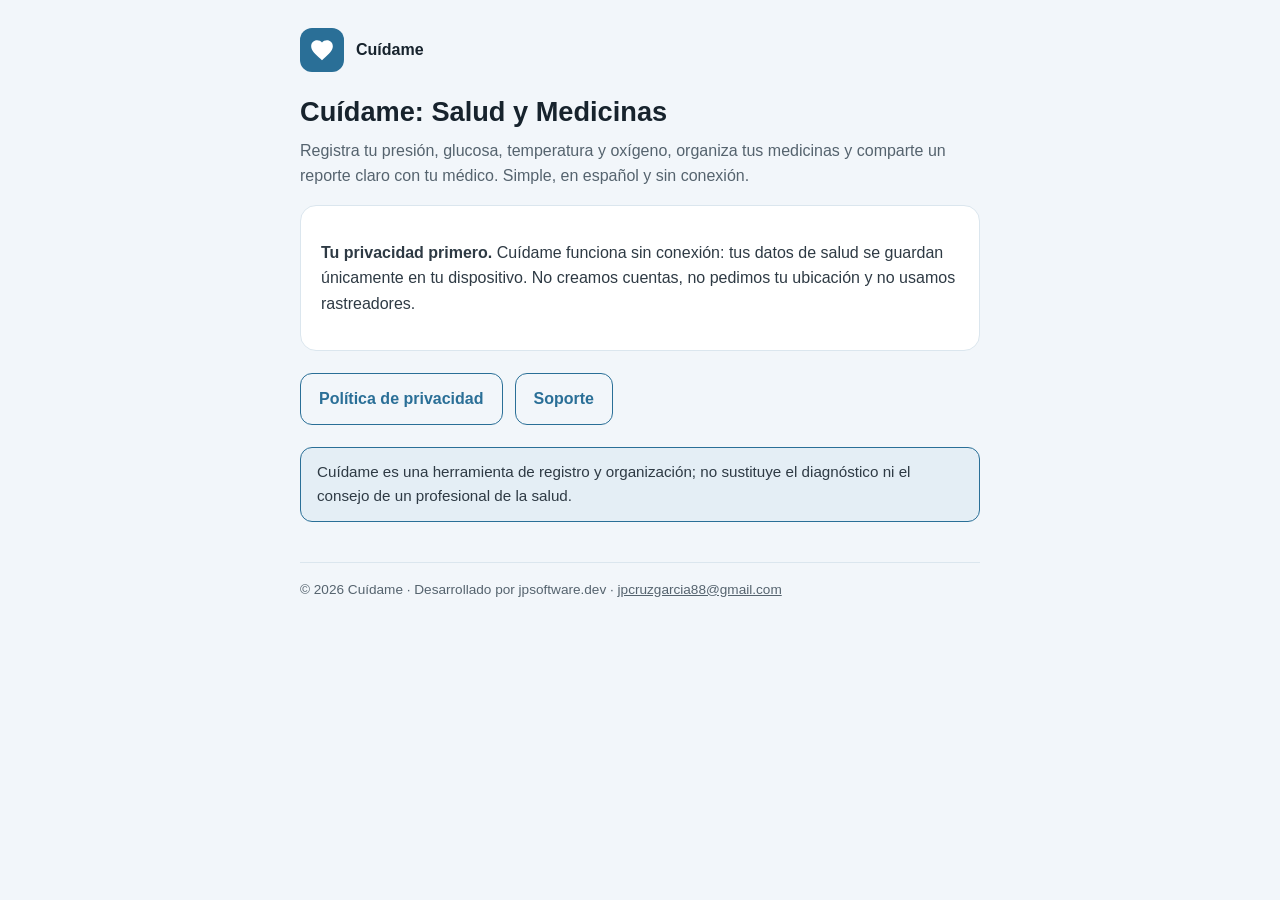
<file: index.html>
<!DOCTYPE html>
<html lang="es">
<head>
<meta charset="UTF-8">
<meta name="viewport" content="width=device-width, initial-scale=1">
<title>Cuídame — Salud y Medicinas</title>
<link rel="stylesheet" href="style.css">
</head>
<body>
<div class="wrap">
  <header class="brand">
    <span class="logo"><svg viewBox="0 0 24 24" xmlns="http://www.w3.org/2000/svg"><path fill="#fff" d="M12 21.35l-1.45-1.32C5.4 15.36 2 12.28 2 8.5 2 5.42 4.42 3 7.5 3c1.74 0 3.41.81 4.5 2.09C13.09 3.81 14.76 3 16.5 3 19.58 3 22 5.42 22 8.5c0 3.78-3.4 6.86-8.55 11.54L12 21.35z"/></svg></span>
    <strong>Cuídame</strong>
  </header>

  <h1>Cuídame: Salud y Medicinas</h1>
  <p class="tagline">Registra tu presión, glucosa, temperatura y oxígeno, organiza tus medicinas y comparte un reporte claro con tu médico. Simple, en español y sin conexión.</p>

  <div class="card">
    <p><strong>Tu privacidad primero.</strong> Cuídame funciona sin conexión: tus datos de salud se guardan únicamente en tu dispositivo. No creamos cuentas, no pedimos tu ubicación y no usamos rastreadores.</p>
  </div>

  <div class="btns">
    <a class="btn secondary" href="privacidad.html">Política de privacidad</a>
    <a class="btn secondary" href="soporte.html">Soporte</a>
  </div>

  <p class="notice">Cuídame es una herramienta de registro y organización; no sustituye el diagnóstico ni el consejo de un profesional de la salud.</p>

  <footer>
    © 2026 Cuídame · Desarrollado por jpsoftware.dev · <a href="mailto:jpcruzgarcia88@gmail.com">jpcruzgarcia88@gmail.com</a>
  </footer>
</div>
</body>
</html>
</file>
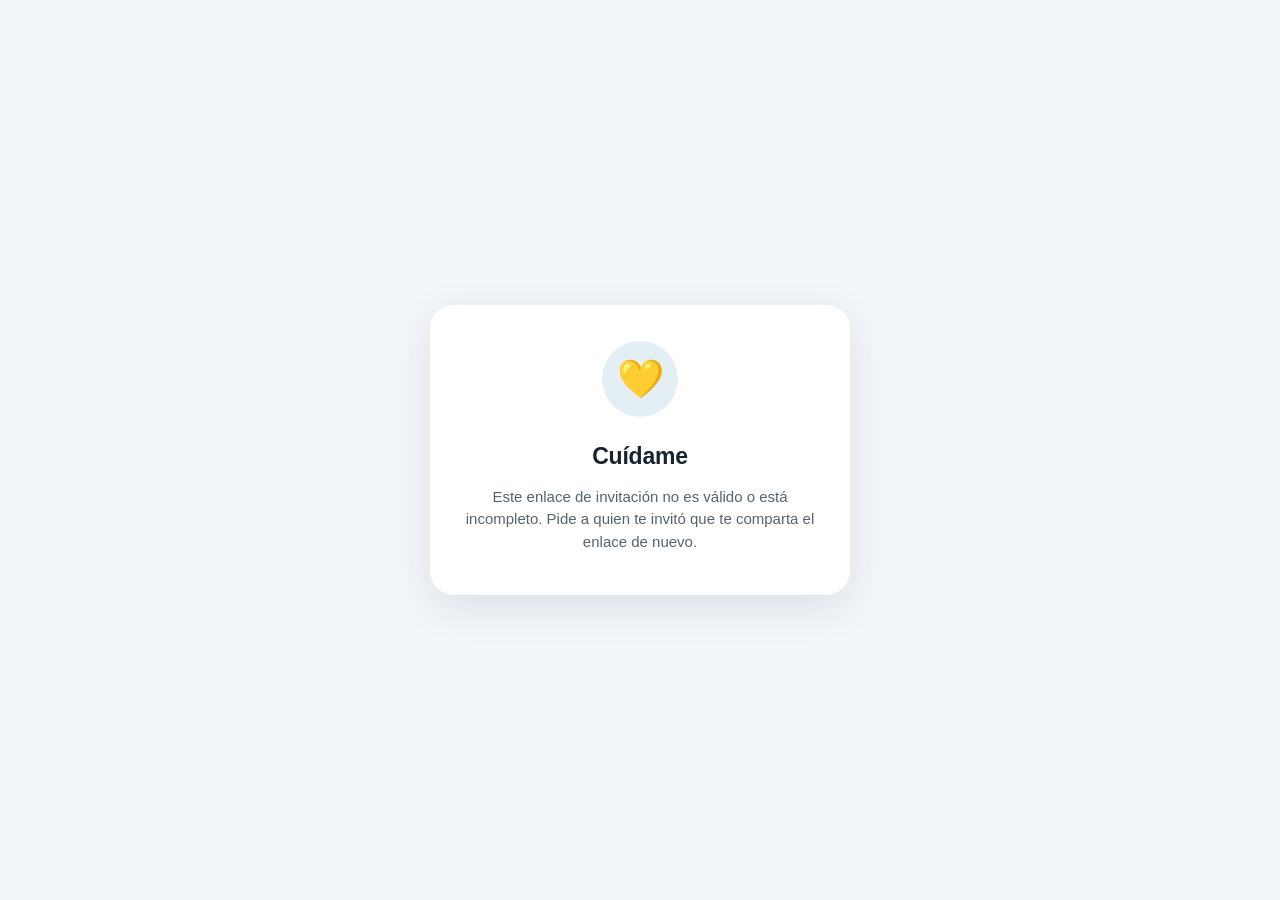
<file: invitar.html>
<!DOCTYPE html>
<html lang="es">
<head>
<meta charset="UTF-8">
<meta name="viewport" content="width=device-width, initial-scale=1.0">
<meta name="robots" content="noindex">
<title>Te invitaron a Cuídame</title>
<style>
  :root{
    --cream:#F2F6FA; --surface:#FFFFFF; --ink:#17232D; --muted:#55636E;
    --terracota:#2A6F97; --terracota-dark:#235B7C; --tint:#E4EEF5;
  }
  *{box-sizing:border-box;margin:0;padding:0}
  html,body{height:100%}
  body{
    font-family:-apple-system,BlinkMacSystemFont,"Segoe UI",Roboto,Helvetica,Arial,sans-serif;
    background:var(--cream); color:var(--ink);
    display:flex; align-items:center; justify-content:center;
    min-height:100vh; padding:24px; line-height:1.5;
  }
  .card{
    background:var(--surface); width:100%; max-width:420px;
    border-radius:24px; padding:36px 28px 32px;
    box-shadow:0 12px 40px rgba(46,42,38,.10); text-align:center;
  }
  .heart{
    width:76px;height:76px;border-radius:50%;
    background:var(--tint); display:flex;align-items:center;justify-content:center;
    margin:0 auto 22px; font-size:38px;
  }
  h1{font-size:23px; font-weight:800; margin-bottom:12px; letter-spacing:-.2px}
  p{color:var(--muted); font-size:15.5px; margin-bottom:10px}
  .btn{
    display:block; width:100%; margin-top:24px;
    background:var(--terracota); color:#fff; text-decoration:none;
    font-size:17px; font-weight:700; padding:16px; border-radius:15px;
    transition:background .15s;
  }
  .btn:active{background:var(--terracota-dark)}
  .stores{margin-top:26px; padding-top:22px; border-top:1px solid #DBE6EE}
  .stores .lbl{font-size:13.5px; color:var(--muted); margin-bottom:12px}
  .store-links{display:flex; gap:10px; justify-content:center; flex-wrap:wrap}
  .store-links a{
    color:var(--terracota); text-decoration:none; font-weight:600; font-size:14.5px;
    border:1.5px solid var(--tint); border-radius:12px; padding:9px 16px;
  }
  .foot{margin-top:22px; font-size:12px; color:#a99f95}
  .invalid{color:var(--muted); font-size:15px}
</style>
</head>
<body>
  <div class="card">
    <div class="heart">💛</div>
    <h1>Te invitaron a cuidar<br>a un ser querido</h1>
    <p>Con <strong>Cuídame</strong> podrás ver y registrar sus signos vitales y
       medicinas, en sincronía con quien te invitó.</p>

    <a id="open" class="btn" href="#">Abrir en Cuídame</a>
    <p id="hint" style="margin-top:14px;font-size:13px">
      ¿No se abrió? Instala la app y vuelve a tocar el enlace.
    </p>

    <div class="stores">
      <div class="lbl">¿Aún no tienes la app?</div>
      <div class="store-links">
        <a id="ios" href="https://apps.apple.com/app/cuidame">App Store</a>
        <a id="android" href="https://play.google.com/store/apps/details?id=com.cuidame.cuidame">Google Play</a>
      </div>
    </div>

    <p class="foot">Tus datos se comparten solo con este círculo de cuidado y de
       forma segura. Puedes salir cuando quieras desde la app.</p>
  </div>

<script>
  (function () {
    var params = new URLSearchParams(window.location.search);
    var token = params.get('t');
    var open = document.getElementById('open');
    if (token) {
      var deepLink = 'cuidame://invitar?t=' + encodeURIComponent(token);
      open.setAttribute('href', deepLink);
      // Intento de apertura automática al cargar (si la app está instalada).
      setTimeout(function () { window.location.href = deepLink; }, 400);
    } else {
      // Sin token: el enlace no sirve para unirse.
      open.parentNode.innerHTML =
        '<div class="heart">💛</div>' +
        '<h1>Cuídame</h1>' +
        '<p class="invalid">Este enlace de invitación no es válido o está incompleto. ' +
        'Pide a quien te invitó que te comparta el enlace de nuevo.</p>';
    }
  })();
</script>
</body>
</html>
</file>
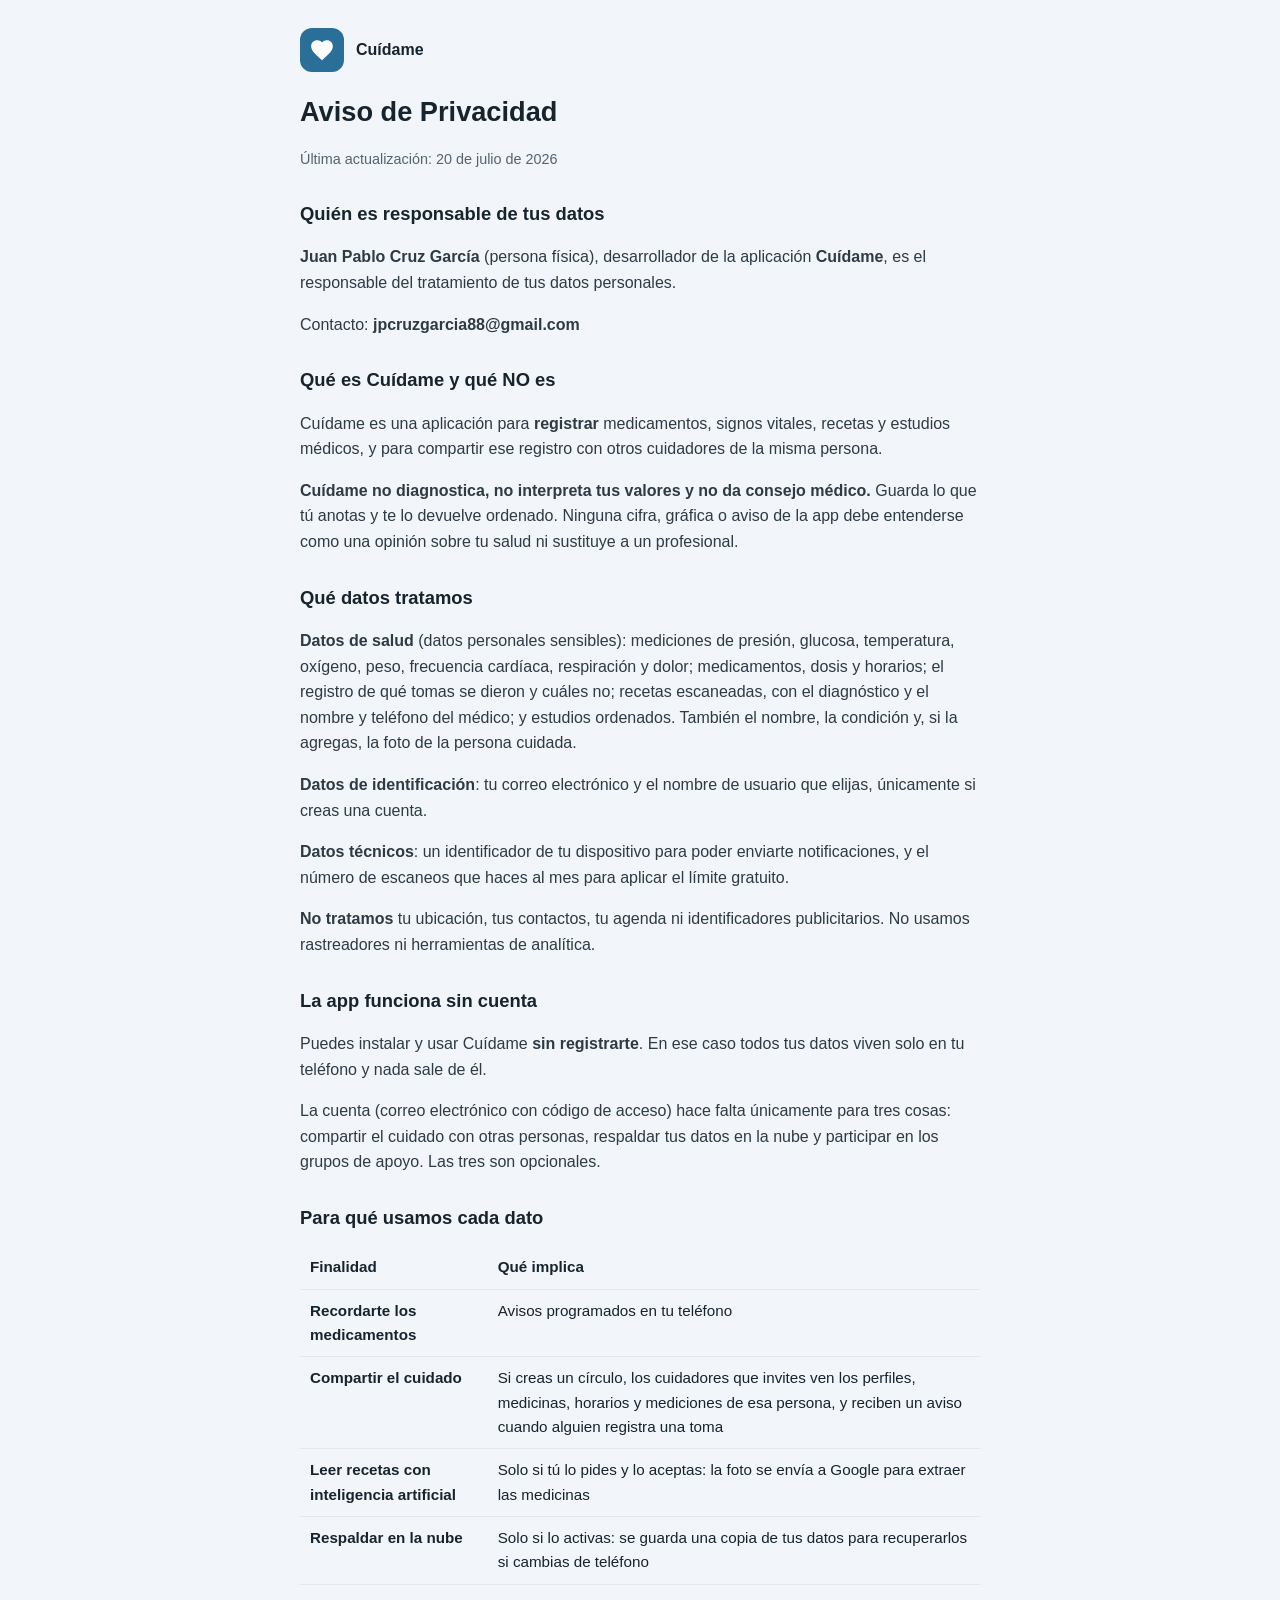
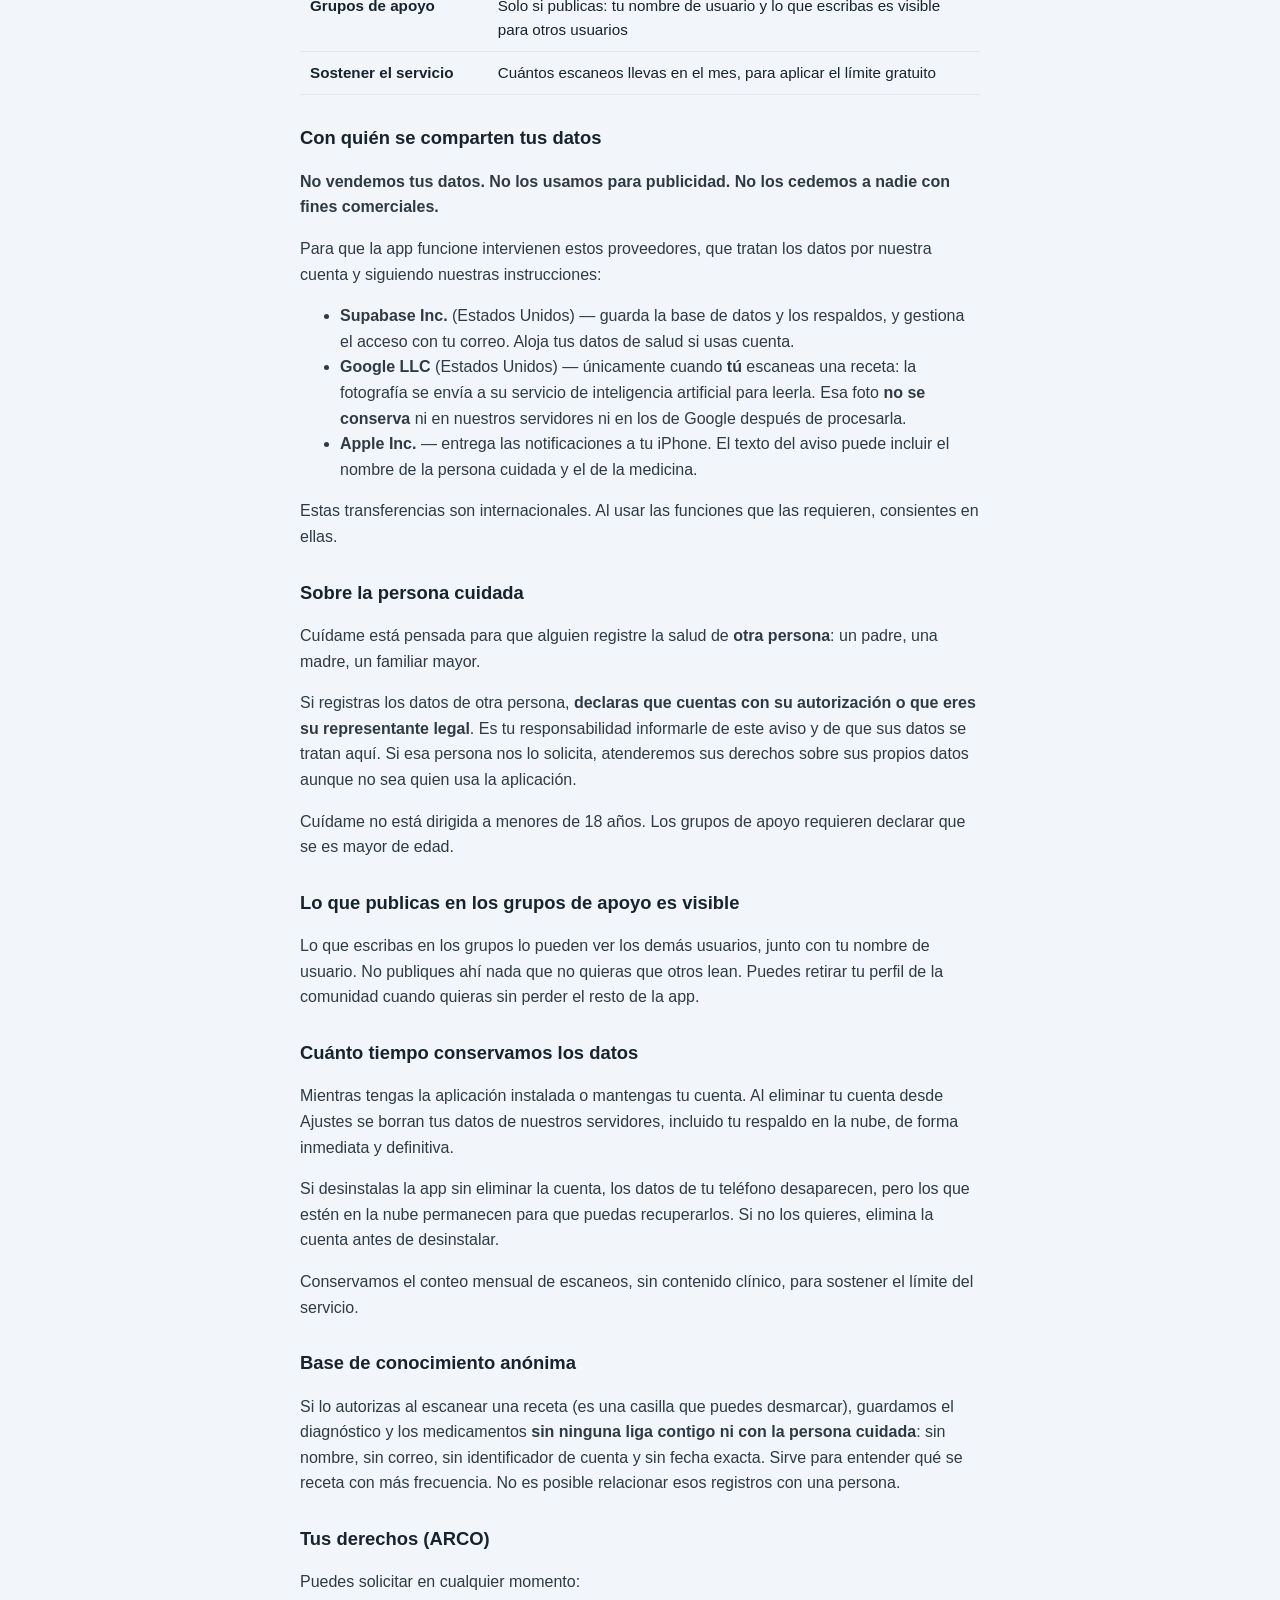
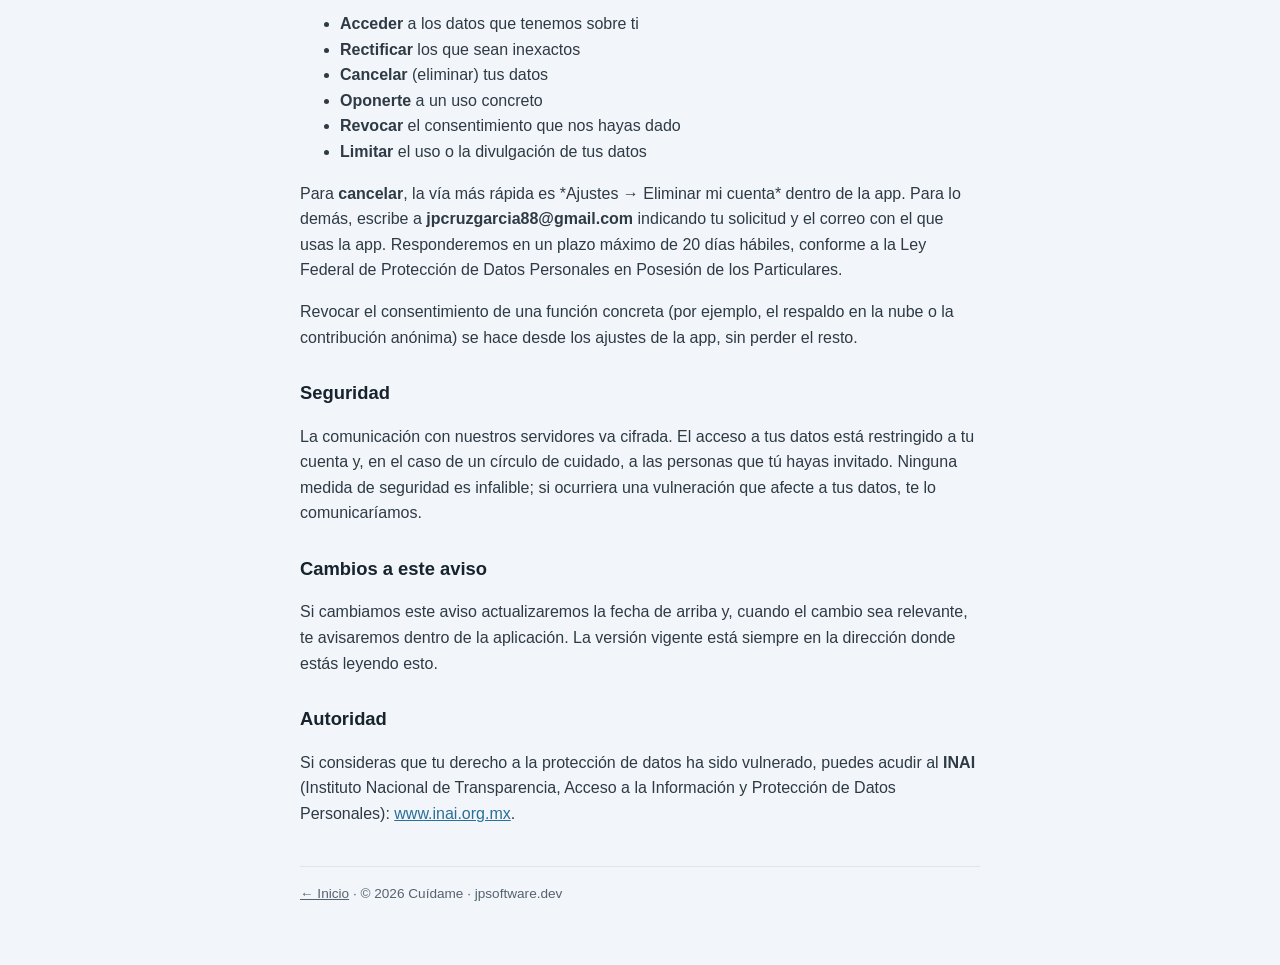
<file: privacidad.html>
<!DOCTYPE html>
<html lang="es">
<head>
<meta charset="UTF-8">
<meta name="viewport" content="width=device-width, initial-scale=1">
<title>Aviso de Privacidad — Cuídame</title>
<link rel="stylesheet" href="style.css">
<style>
  table{width:100%;border-collapse:collapse;margin:14px 0;font-size:.95rem}
  th,td{text-align:left;padding:9px 10px;border-bottom:1px solid #e5e7eb;vertical-align:top}
  th{font-weight:700}
</style>
</head>
<body>
<div class="wrap">
  <header class="brand">
    <span class="logo"><svg viewBox="0 0 24 24" xmlns="http://www.w3.org/2000/svg"><path fill="#fff" d="M12 21.35l-1.45-1.32C5.4 15.36 2 12.28 2 8.5 2 5.42 4.42 3 7.5 3c1.74 0 3.41.81 4.5 2.09C13.09 3.81 14.76 3 16.5 3 19.58 3 22 5.42 22 8.5c0 3.78-3.4 6.86-8.55 11.54L12 21.35z"/></svg></span>
    <strong>Cuídame</strong>
  </header>

  <h1>Aviso de Privacidad</h1>
  <p class="muted">Última actualización: 20 de julio de 2026</p>

  <h2>Quién es responsable de tus datos</h2>
  <p><strong>Juan Pablo Cruz García</strong> (persona física), desarrollador de la aplicación <strong>Cuídame</strong>, es el responsable del tratamiento de tus datos personales.</p>
  <p>Contacto: <strong>jpcruzgarcia88@gmail.com</strong></p>
  <h2>Qué es Cuídame y qué NO es</h2>
  <p>Cuídame es una aplicación para <strong>registrar</strong> medicamentos, signos vitales, recetas y estudios médicos, y para compartir ese registro con otros cuidadores de la misma persona.</p>
  <p><strong>Cuídame no diagnostica, no interpreta tus valores y no da consejo médico.</strong> Guarda lo que tú anotas y te lo devuelve ordenado. Ninguna cifra, gráfica o aviso de la app debe entenderse como una opinión sobre tu salud ni sustituye a un profesional.</p>
  <h2>Qué datos tratamos</h2>
  <p><strong>Datos de salud</strong> (datos personales sensibles): mediciones de presión, glucosa, temperatura, oxígeno, peso, frecuencia cardíaca, respiración y dolor; medicamentos, dosis y horarios; el registro de qué tomas se dieron y cuáles no; recetas escaneadas, con el diagnóstico y el nombre y teléfono del médico; y estudios ordenados. También el nombre, la condición y, si la agregas, la foto de la persona cuidada.</p>
  <p><strong>Datos de identificación</strong>: tu correo electrónico y el nombre de usuario que elijas, únicamente si creas una cuenta.</p>
  <p><strong>Datos técnicos</strong>: un identificador de tu dispositivo para poder enviarte notificaciones, y el número de escaneos que haces al mes para aplicar el límite gratuito.</p>
  <p><strong>No tratamos</strong> tu ubicación, tus contactos, tu agenda ni identificadores publicitarios. No usamos rastreadores ni herramientas de analítica.</p>
  <h2>La app funciona sin cuenta</h2>
  <p>Puedes instalar y usar Cuídame <strong>sin registrarte</strong>. En ese caso todos tus datos viven solo en tu teléfono y nada sale de él.</p>
  <p>La cuenta (correo electrónico con código de acceso) hace falta únicamente para tres cosas: compartir el cuidado con otras personas, respaldar tus datos en la nube y participar en los grupos de apoyo. Las tres son opcionales.</p>
  <h2>Para qué usamos cada dato</h2>
  <table><thead><tr><th>Finalidad</th><th>Qué implica</th></tr></thead><tbody>
    <tr><td><strong>Recordarte los medicamentos</strong></td><td>Avisos programados en tu teléfono</td></tr>
    <tr><td><strong>Compartir el cuidado</strong></td><td>Si creas un círculo, los cuidadores que invites ven los perfiles, medicinas, horarios y mediciones de esa persona, y reciben un aviso cuando alguien registra una toma</td></tr>
    <tr><td><strong>Leer recetas con inteligencia artificial</strong></td><td>Solo si tú lo pides y lo aceptas: la foto se envía a Google para extraer las medicinas</td></tr>
    <tr><td><strong>Respaldar en la nube</strong></td><td>Solo si lo activas: se guarda una copia de tus datos para recuperarlos si cambias de teléfono</td></tr>
    <tr><td><strong>Grupos de apoyo</strong></td><td>Solo si publicas: tu nombre de usuario y lo que escribas es visible para otros usuarios</td></tr>
    <tr><td><strong>Sostener el servicio</strong></td><td>Cuántos escaneos llevas en el mes, para aplicar el límite gratuito</td></tr>
  </tbody></table>
  <h2>Con quién se comparten tus datos</h2>
  <p><strong>No vendemos tus datos. No los usamos para publicidad. No los cedemos a nadie con fines comerciales.</strong></p>
  <p>Para que la app funcione intervienen estos proveedores, que tratan los datos por nuestra cuenta y siguiendo nuestras instrucciones:</p>
  <ul>
    <li><strong>Supabase Inc.</strong> (Estados Unidos) — guarda la base de datos y los respaldos, y gestiona el acceso con tu correo. Aloja tus datos de salud si usas cuenta.</li>
    <li><strong>Google LLC</strong> (Estados Unidos) — únicamente cuando <strong>tú</strong> escaneas una receta: la fotografía se envía a su servicio de inteligencia artificial para leerla. Esa foto <strong>no se conserva</strong> ni en nuestros servidores ni en los de Google después de procesarla.</li>
    <li><strong>Apple Inc.</strong> — entrega las notificaciones a tu iPhone. El texto del aviso puede incluir el nombre de la persona cuidada y el de la medicina.</li>
  </ul>
  <p>Estas transferencias son internacionales. Al usar las funciones que las requieren, consientes en ellas.</p>
  <h2>Sobre la persona cuidada</h2>
  <p>Cuídame está pensada para que alguien registre la salud de <strong>otra persona</strong>: un padre, una madre, un familiar mayor.</p>
  <p>Si registras los datos de otra persona, <strong>declaras que cuentas con su autorización o que eres su representante legal</strong>. Es tu responsabilidad informarle de este aviso y de que sus datos se tratan aquí. Si esa persona nos lo solicita, atenderemos sus derechos sobre sus propios datos aunque no sea quien usa la aplicación.</p>
  <p>Cuídame no está dirigida a menores de 18 años. Los grupos de apoyo requieren declarar que se es mayor de edad.</p>
  <h2>Lo que publicas en los grupos de apoyo es visible</h2>
  <p>Lo que escribas en los grupos lo pueden ver los demás usuarios, junto con tu nombre de usuario. No publiques ahí nada que no quieras que otros lean. Puedes retirar tu perfil de la comunidad cuando quieras sin perder el resto de la app.</p>
  <h2>Cuánto tiempo conservamos los datos</h2>
  <p>Mientras tengas la aplicación instalada o mantengas tu cuenta. Al eliminar tu cuenta desde Ajustes se borran tus datos de nuestros servidores, incluido tu respaldo en la nube, de forma inmediata y definitiva.</p>
  <p>Si desinstalas la app sin eliminar la cuenta, los datos de tu teléfono desaparecen, pero los que estén en la nube permanecen para que puedas recuperarlos. Si no los quieres, elimina la cuenta antes de desinstalar.</p>
  <p>Conservamos el conteo mensual de escaneos, sin contenido clínico, para sostener el límite del servicio.</p>
  <h2>Base de conocimiento anónima</h2>
  <p>Si lo autorizas al escanear una receta (es una casilla que puedes desmarcar), guardamos el diagnóstico y los medicamentos <strong>sin ninguna liga contigo ni con la persona cuidada</strong>: sin nombre, sin correo, sin identificador de cuenta y sin fecha exacta. Sirve para entender qué se receta con más frecuencia. No es posible relacionar esos registros con una persona.</p>
  <h2>Tus derechos (ARCO)</h2>
  <p>Puedes solicitar en cualquier momento:</p>
  <ul>
    <li><strong>Acceder</strong> a los datos que tenemos sobre ti</li>
    <li><strong>Rectificar</strong> los que sean inexactos</li>
    <li><strong>Cancelar</strong> (eliminar) tus datos</li>
    <li><strong>Oponerte</strong> a un uso concreto</li>
    <li><strong>Revocar</strong> el consentimiento que nos hayas dado</li>
    <li><strong>Limitar</strong> el uso o la divulgación de tus datos</li>
  </ul>
  <p>Para <strong>cancelar</strong>, la vía más rápida es *Ajustes → Eliminar mi cuenta* dentro de la app. Para lo demás, escribe a <strong>jpcruzgarcia88@gmail.com</strong> indicando tu solicitud y el correo con el que usas la app. Responderemos en un plazo máximo de 20 días hábiles, conforme a la Ley Federal de Protección de Datos Personales en Posesión de los Particulares.</p>
  <p>Revocar el consentimiento de una función concreta (por ejemplo, el respaldo en la nube o la contribución anónima) se hace desde los ajustes de la app, sin perder el resto.</p>
  <h2>Seguridad</h2>
  <p>La comunicación con nuestros servidores va cifrada. El acceso a tus datos está restringido a tu cuenta y, en el caso de un círculo de cuidado, a las personas que tú hayas invitado. Ninguna medida de seguridad es infalible; si ocurriera una vulneración que afecte a tus datos, te lo comunicaríamos.</p>
  <h2>Cambios a este aviso</h2>
  <p>Si cambiamos este aviso actualizaremos la fecha de arriba y, cuando el cambio sea relevante, te avisaremos dentro de la aplicación. La versión vigente está siempre en la dirección donde estás leyendo esto.</p>
  <h2>Autoridad</h2>
  <p>Si consideras que tu derecho a la protección de datos ha sido vulnerado, puedes acudir al <strong>INAI</strong> (Instituto Nacional de Transparencia, Acceso a la Información y Protección de Datos Personales): <a href="https://www.inai.org.mx">www.inai.org.mx</a>.</p>

  <footer>
    <a href="index.html">← Inicio</a> · © 2026 Cuídame · jpsoftware.dev
  </footer>
</div>
</body>
</html>
</file>
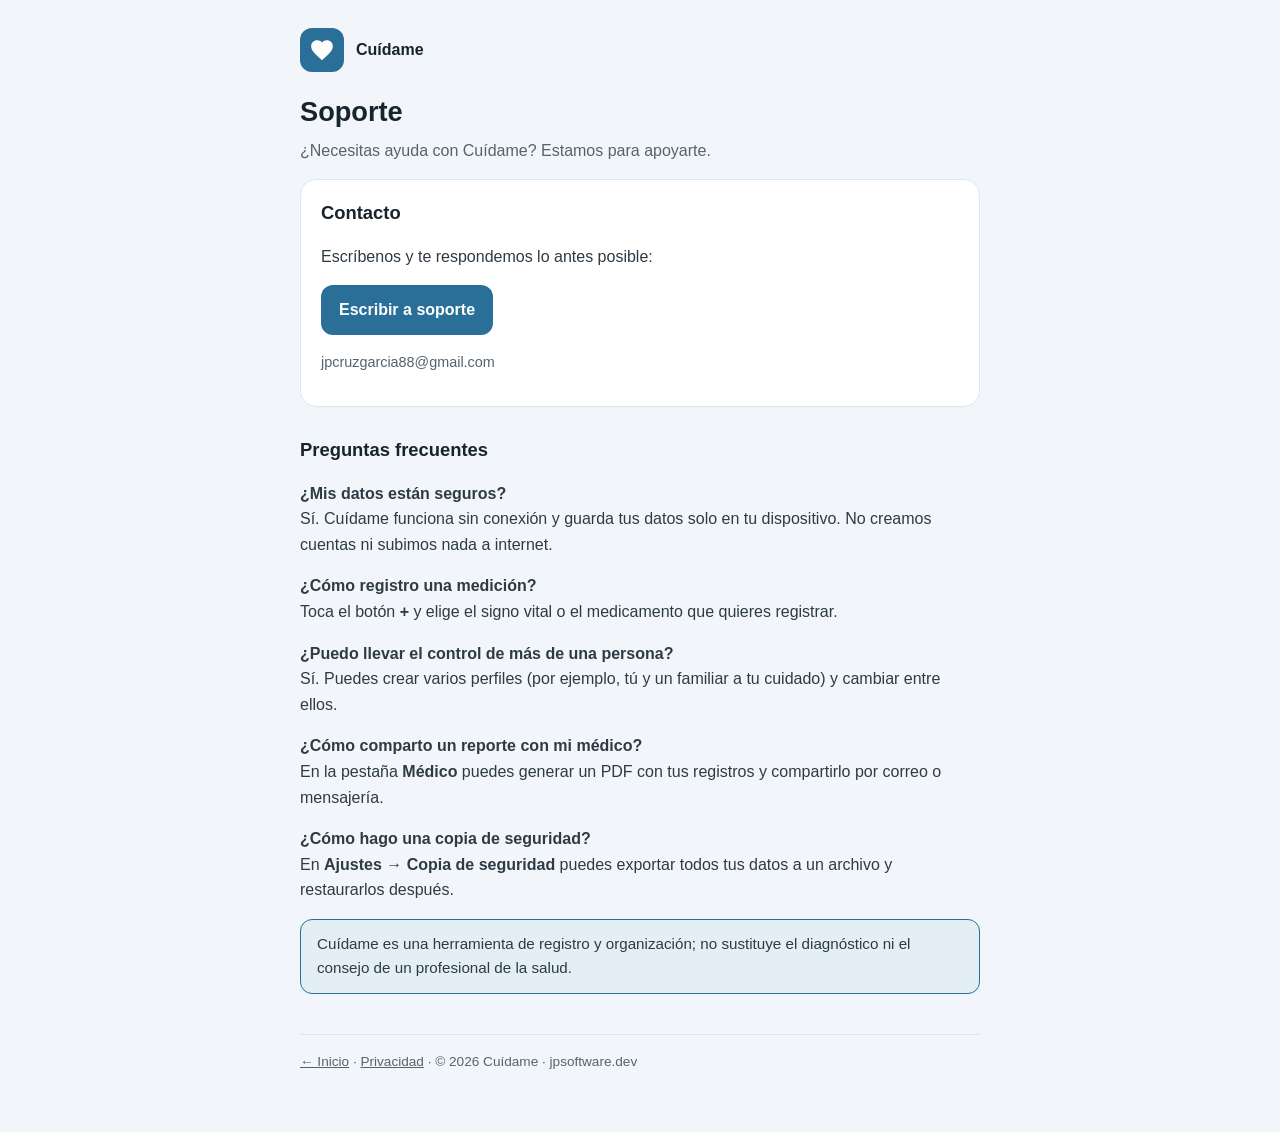
<file: soporte.html>
<!DOCTYPE html>
<html lang="es">
<head>
<meta charset="UTF-8">
<meta name="viewport" content="width=device-width, initial-scale=1">
<title>Soporte — Cuídame</title>
<link rel="stylesheet" href="style.css">
</head>
<body>
<div class="wrap">
  <header class="brand">
    <span class="logo"><svg viewBox="0 0 24 24" xmlns="http://www.w3.org/2000/svg"><path fill="#fff" d="M12 21.35l-1.45-1.32C5.4 15.36 2 12.28 2 8.5 2 5.42 4.42 3 7.5 3c1.74 0 3.41.81 4.5 2.09C13.09 3.81 14.76 3 16.5 3 19.58 3 22 5.42 22 8.5c0 3.78-3.4 6.86-8.55 11.54L12 21.35z"/></svg></span>
    <strong>Cuídame</strong>
  </header>

  <h1>Soporte</h1>
  <p class="tagline">¿Necesitas ayuda con Cuídame? Estamos para apoyarte.</p>

  <div class="card">
    <h2 style="margin-top:0">Contacto</h2>
    <p>Escríbenos y te respondemos lo antes posible:</p>
    <p><a class="btn" href="mailto:jpcruzgarcia88@gmail.com">Escribir a soporte</a></p>
    <p class="muted">jpcruzgarcia88@gmail.com</p>
  </div>

  <h2>Preguntas frecuentes</h2>

  <p><strong>¿Mis datos están seguros?</strong><br>
  Sí. Cuídame funciona sin conexión y guarda tus datos solo en tu dispositivo. No creamos cuentas ni subimos nada a internet.</p>

  <p><strong>¿Cómo registro una medición?</strong><br>
  Toca el botón <strong>+</strong> y elige el signo vital o el medicamento que quieres registrar.</p>

  <p><strong>¿Puedo llevar el control de más de una persona?</strong><br>
  Sí. Puedes crear varios perfiles (por ejemplo, tú y un familiar a tu cuidado) y cambiar entre ellos.</p>

  <p><strong>¿Cómo comparto un reporte con mi médico?</strong><br>
  En la pestaña <strong>Médico</strong> puedes generar un PDF con tus registros y compartirlo por correo o mensajería.</p>

  <p><strong>¿Cómo hago una copia de seguridad?</strong><br>
  En <strong>Ajustes → Copia de seguridad</strong> puedes exportar todos tus datos a un archivo y restaurarlos después.</p>

  <p class="notice">Cuídame es una herramienta de registro y organización; no sustituye el diagnóstico ni el consejo de un profesional de la salud.</p>

  <footer>
    <a href="index.html">← Inicio</a> · <a href="privacidad.html">Privacidad</a> · © 2026 Cuídame · jpsoftware.dev
  </footer>
</div>
</body>
</html>
</file>
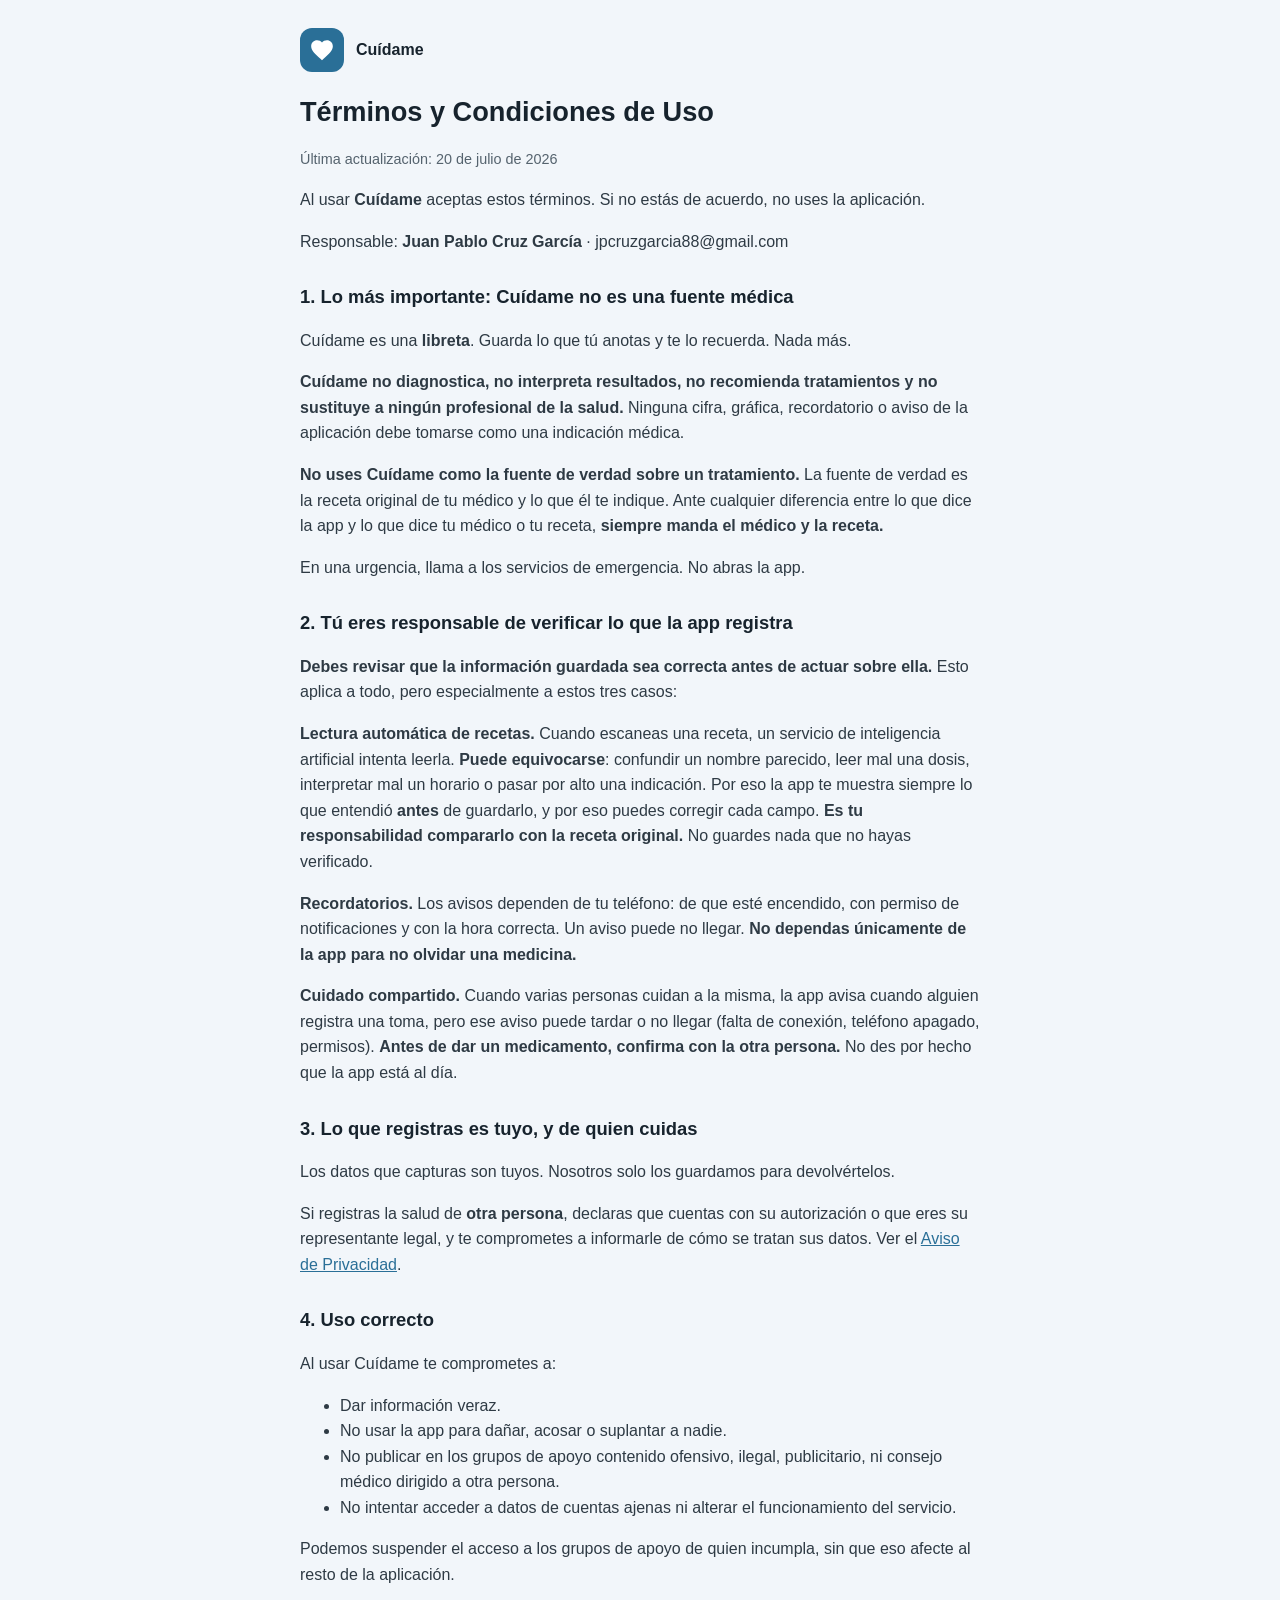
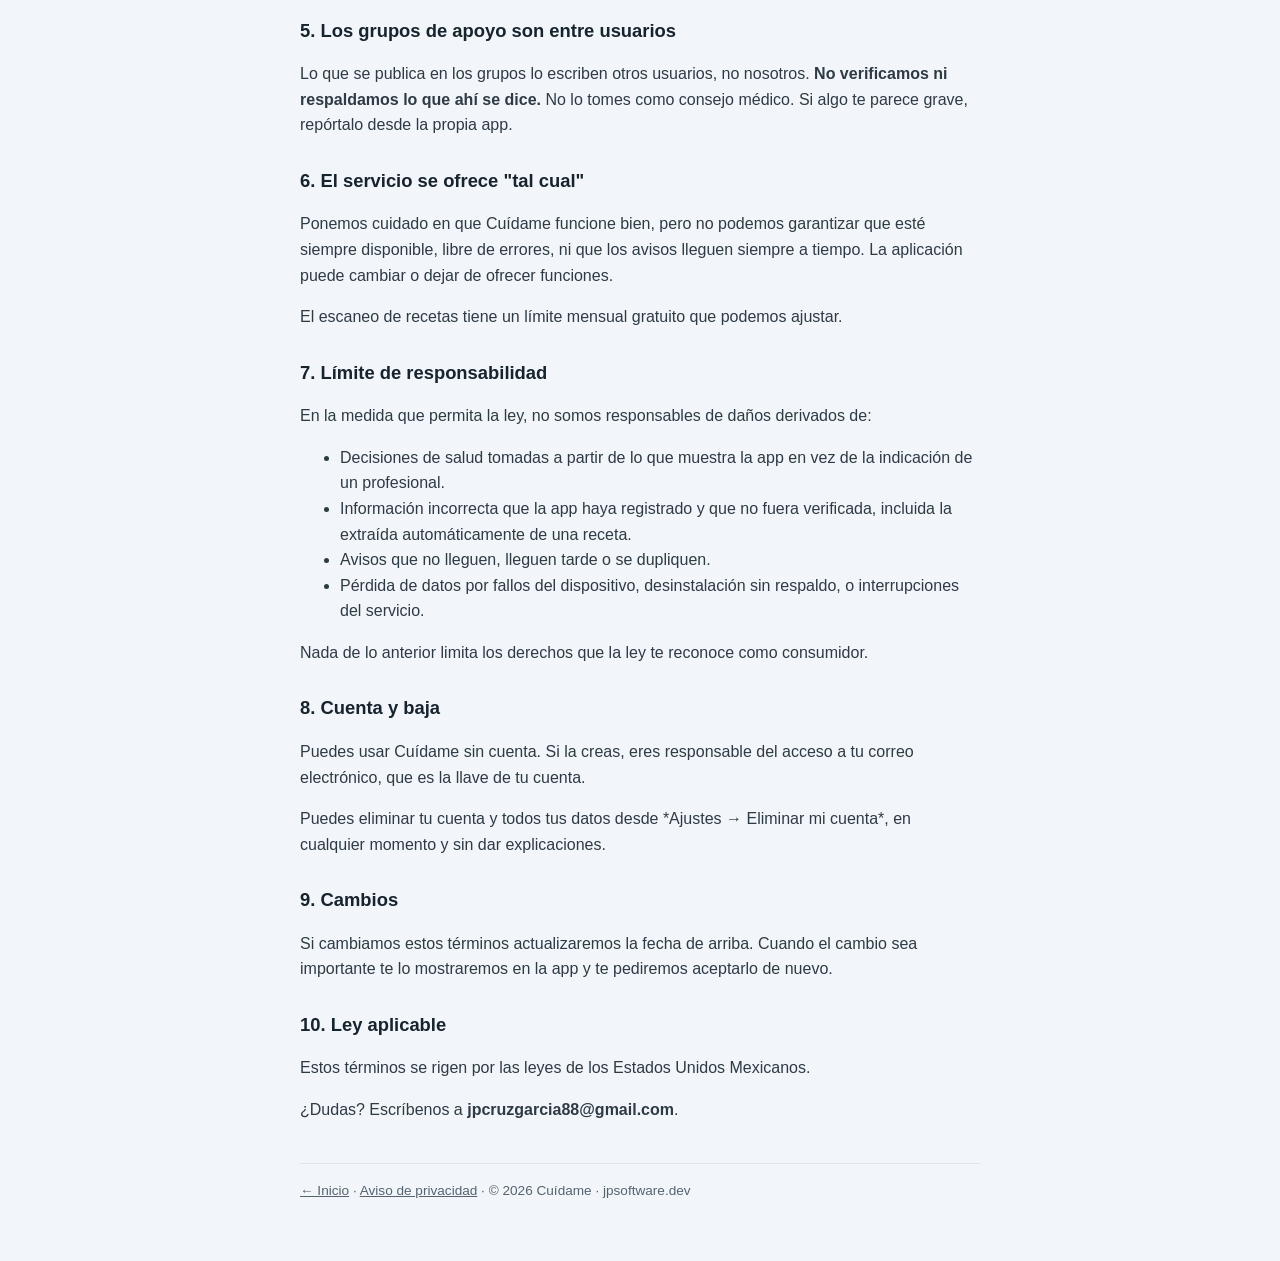
<file: terminos.html>
<!DOCTYPE html>
<html lang="es">
<head>
<meta charset="UTF-8">
<meta name="viewport" content="width=device-width, initial-scale=1">
<title>Términos y Condiciones — Cuídame</title>
<link rel="stylesheet" href="style.css">
</head>
<body>
<div class="wrap">
  <header class="brand">
    <span class="logo"><svg viewBox="0 0 24 24" xmlns="http://www.w3.org/2000/svg"><path fill="#fff" d="M12 21.35l-1.45-1.32C5.4 15.36 2 12.28 2 8.5 2 5.42 4.42 3 7.5 3c1.74 0 3.41.81 4.5 2.09C13.09 3.81 14.76 3 16.5 3 19.58 3 22 5.42 22 8.5c0 3.78-3.4 6.86-8.55 11.54L12 21.35z"/></svg></span>
    <strong>Cuídame</strong>
  </header>

  <h1>Términos y Condiciones de Uso</h1>
  <p class="muted">Última actualización: 20 de julio de 2026</p>

  <p>Al usar <strong>Cuídame</strong> aceptas estos términos. Si no estás de acuerdo, no uses la aplicación.</p>
  <p>Responsable: <strong>Juan Pablo Cruz García</strong> · jpcruzgarcia88@gmail.com</p>
  <h2>1. Lo más importante: Cuídame no es una fuente médica</h2>
  <p>Cuídame es una <strong>libreta</strong>. Guarda lo que tú anotas y te lo recuerda. Nada más.</p>
  <p><strong>Cuídame no diagnostica, no interpreta resultados, no recomienda tratamientos y no sustituye a ningún profesional de la salud.</strong> Ninguna cifra, gráfica, recordatorio o aviso de la aplicación debe tomarse como una indicación médica.</p>
  <p><strong>No uses Cuídame como la fuente de verdad sobre un tratamiento.</strong> La fuente de verdad es la receta original de tu médico y lo que él te indique. Ante cualquier diferencia entre lo que dice la app y lo que dice tu médico o tu receta, <strong>siempre manda el médico y la receta.</strong></p>
  <p>En una urgencia, llama a los servicios de emergencia. No abras la app.</p>
  <h2>2. Tú eres responsable de verificar lo que la app registra</h2>
  <p><strong>Debes revisar que la información guardada sea correcta antes de actuar sobre ella.</strong> Esto aplica a todo, pero especialmente a estos tres casos:</p>
  <p><strong>Lectura automática de recetas.</strong> Cuando escaneas una receta, un servicio de inteligencia artificial intenta leerla. <strong>Puede equivocarse</strong>: confundir un nombre parecido, leer mal una dosis, interpretar mal un horario o pasar por alto una indicación. Por eso la app te muestra siempre lo que entendió <strong>antes</strong> de guardarlo, y por eso puedes corregir cada campo. <strong>Es tu responsabilidad compararlo con la receta original.</strong> No guardes nada que no hayas verificado.</p>
  <p><strong>Recordatorios.</strong> Los avisos dependen de tu teléfono: de que esté encendido, con permiso de notificaciones y con la hora correcta. Un aviso puede no llegar. <strong>No dependas únicamente de la app para no olvidar una medicina.</strong></p>
  <p><strong>Cuidado compartido.</strong> Cuando varias personas cuidan a la misma, la app avisa cuando alguien registra una toma, pero ese aviso puede tardar o no llegar (falta de conexión, teléfono apagado, permisos). <strong>Antes de dar un medicamento, confirma con la otra persona.</strong> No des por hecho que la app está al día.</p>
  <h2>3. Lo que registras es tuyo, y de quien cuidas</h2>
  <p>Los datos que capturas son tuyos. Nosotros solo los guardamos para devolvértelos.</p>
  <p>Si registras la salud de <strong>otra persona</strong>, declaras que cuentas con su autorización o que eres su representante legal, y te comprometes a informarle de cómo se tratan sus datos. Ver el <a href="privacidad.html">Aviso de Privacidad</a>.</p>
  <h2>4. Uso correcto</h2>
  <p>Al usar Cuídame te comprometes a:</p>
  <ul>
    <li>Dar información veraz.</li>
    <li>No usar la app para dañar, acosar o suplantar a nadie.</li>
    <li>No publicar en los grupos de apoyo contenido ofensivo, ilegal, publicitario, ni consejo médico dirigido a otra persona.</li>
    <li>No intentar acceder a datos de cuentas ajenas ni alterar el funcionamiento del servicio.</li>
  </ul>
  <p>Podemos suspender el acceso a los grupos de apoyo de quien incumpla, sin que eso afecte al resto de la aplicación.</p>
  <h2>5. Los grupos de apoyo son entre usuarios</h2>
  <p>Lo que se publica en los grupos lo escriben otros usuarios, no nosotros. <strong>No verificamos ni respaldamos lo que ahí se dice.</strong> No lo tomes como consejo médico. Si algo te parece grave, repórtalo desde la propia app.</p>
  <h2>6. El servicio se ofrece "tal cual"</h2>
  <p>Ponemos cuidado en que Cuídame funcione bien, pero no podemos garantizar que esté siempre disponible, libre de errores, ni que los avisos lleguen siempre a tiempo. La aplicación puede cambiar o dejar de ofrecer funciones.</p>
  <p>El escaneo de recetas tiene un límite mensual gratuito que podemos ajustar.</p>
  <h2>7. Límite de responsabilidad</h2>
  <p>En la medida que permita la ley, no somos responsables de daños derivados de:</p>
  <ul>
    <li>Decisiones de salud tomadas a partir de lo que muestra la app en vez de la indicación de un profesional.</li>
    <li>Información incorrecta que la app haya registrado y que no fuera verificada, incluida la extraída automáticamente de una receta.</li>
    <li>Avisos que no lleguen, lleguen tarde o se dupliquen.</li>
    <li>Pérdida de datos por fallos del dispositivo, desinstalación sin respaldo, o interrupciones del servicio.</li>
  </ul>
  <p>Nada de lo anterior limita los derechos que la ley te reconoce como consumidor.</p>
  <h2>8. Cuenta y baja</h2>
  <p>Puedes usar Cuídame sin cuenta. Si la creas, eres responsable del acceso a tu correo electrónico, que es la llave de tu cuenta.</p>
  <p>Puedes eliminar tu cuenta y todos tus datos desde *Ajustes → Eliminar mi cuenta*, en cualquier momento y sin dar explicaciones.</p>
  <h2>9. Cambios</h2>
  <p>Si cambiamos estos términos actualizaremos la fecha de arriba. Cuando el cambio sea importante te lo mostraremos en la app y te pediremos aceptarlo de nuevo.</p>
  <h2>10. Ley aplicable</h2>
  <p>Estos términos se rigen por las leyes de los Estados Unidos Mexicanos.</p>
  <p>¿Dudas? Escríbenos a <strong>jpcruzgarcia88@gmail.com</strong>.</p>

  <footer>
    <a href="index.html">← Inicio</a> · <a href="privacidad.html">Aviso de privacidad</a> · © 2026 Cuídame · jpsoftware.dev
  </footer>
</div>
</body>
</html>
</file>
<file: style.css>
:root {
  --cream: #F2F6FA;
  --surface: #FFFFFF;
  --ink: #17232D;
  --muted: #55636E;
  --line: #DBE6EE;
  --terracota: #2A6F97;
  --sage: #4F8A6A;
}
* { box-sizing: border-box; }
body {
  margin: 0;
  background: var(--cream);
  color: var(--ink);
  font-family: -apple-system, BlinkMacSystemFont, "Segoe UI", Roboto, Helvetica, Arial, sans-serif;
  line-height: 1.6;
}
.wrap { max-width: 720px; margin: 0 auto; padding: 28px 20px 60px; }
header.brand {
  display: flex; align-items: center; gap: 12px; margin-bottom: 8px;
}
.logo {
  width: 44px; height: 44px; border-radius: 12px;
  background: var(--terracota);
  display: flex; align-items: center; justify-content: center;
}
.logo svg { width: 26px; height: 26px; }
h1 { font-size: 1.7rem; margin: 18px 0 4px; }
h2 { font-size: 1.15rem; margin: 28px 0 8px; color: var(--ink); }
p, li { color: #2E3A44; }
.tagline { color: var(--muted); margin-top: 0; }
a { color: var(--terracota); }
.card {
  background: var(--surface); border: 1px solid var(--line);
  border-radius: 16px; padding: 18px 20px; margin: 14px 0;
}
.btns { display: flex; flex-wrap: wrap; gap: 12px; margin: 22px 0; }
.btn {
  display: inline-block; text-decoration: none; font-weight: 700;
  padding: 12px 18px; border-radius: 12px;
  background: var(--terracota); color: #fff;
}
.btn.secondary { background: transparent; color: var(--terracota); border: 1px solid var(--terracota); }
.muted { color: var(--muted); font-size: .9rem; }
.notice {
  background: #E4EEF5; border: 1px solid var(--terracota);
  border-radius: 12px; padding: 12px 16px; font-size: .95rem;
}
footer { margin-top: 40px; color: var(--muted); font-size: .85rem; border-top: 1px solid var(--line); padding-top: 16px; }
footer a { color: var(--muted); }
</file>
